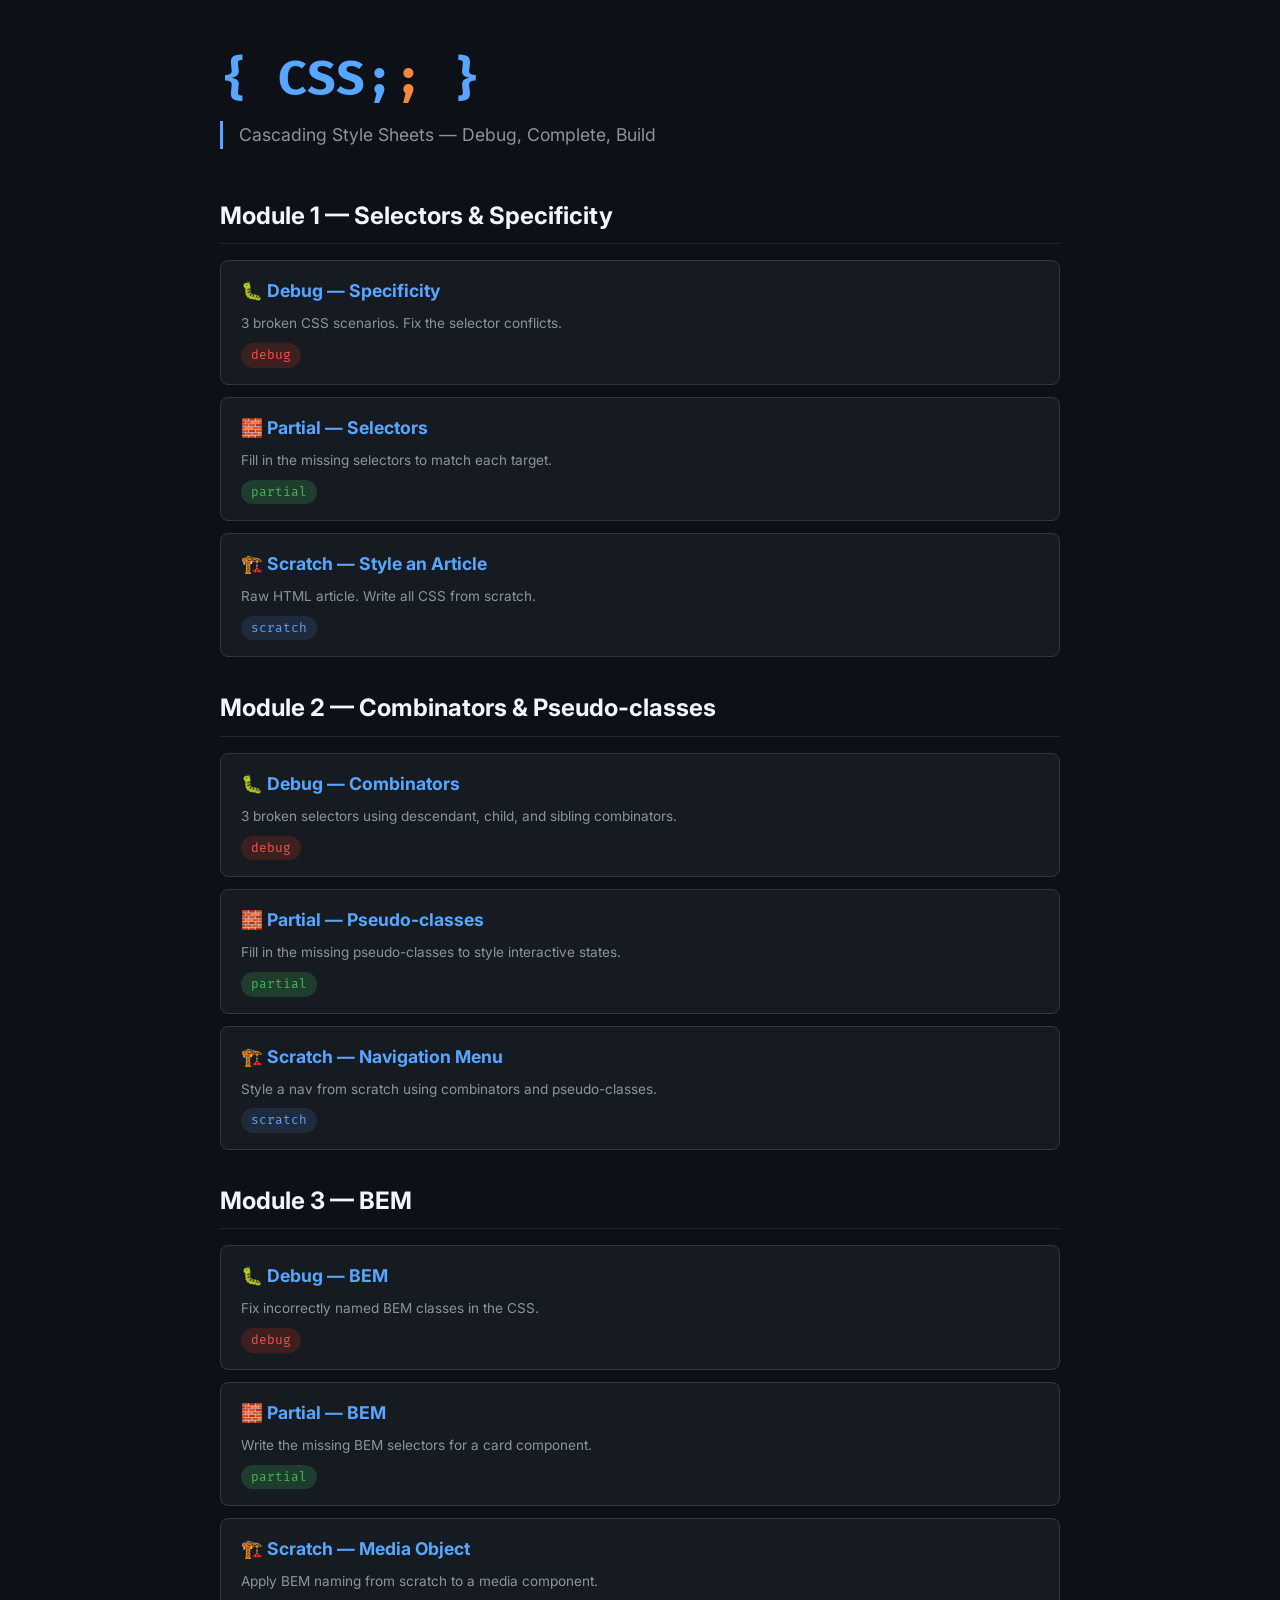
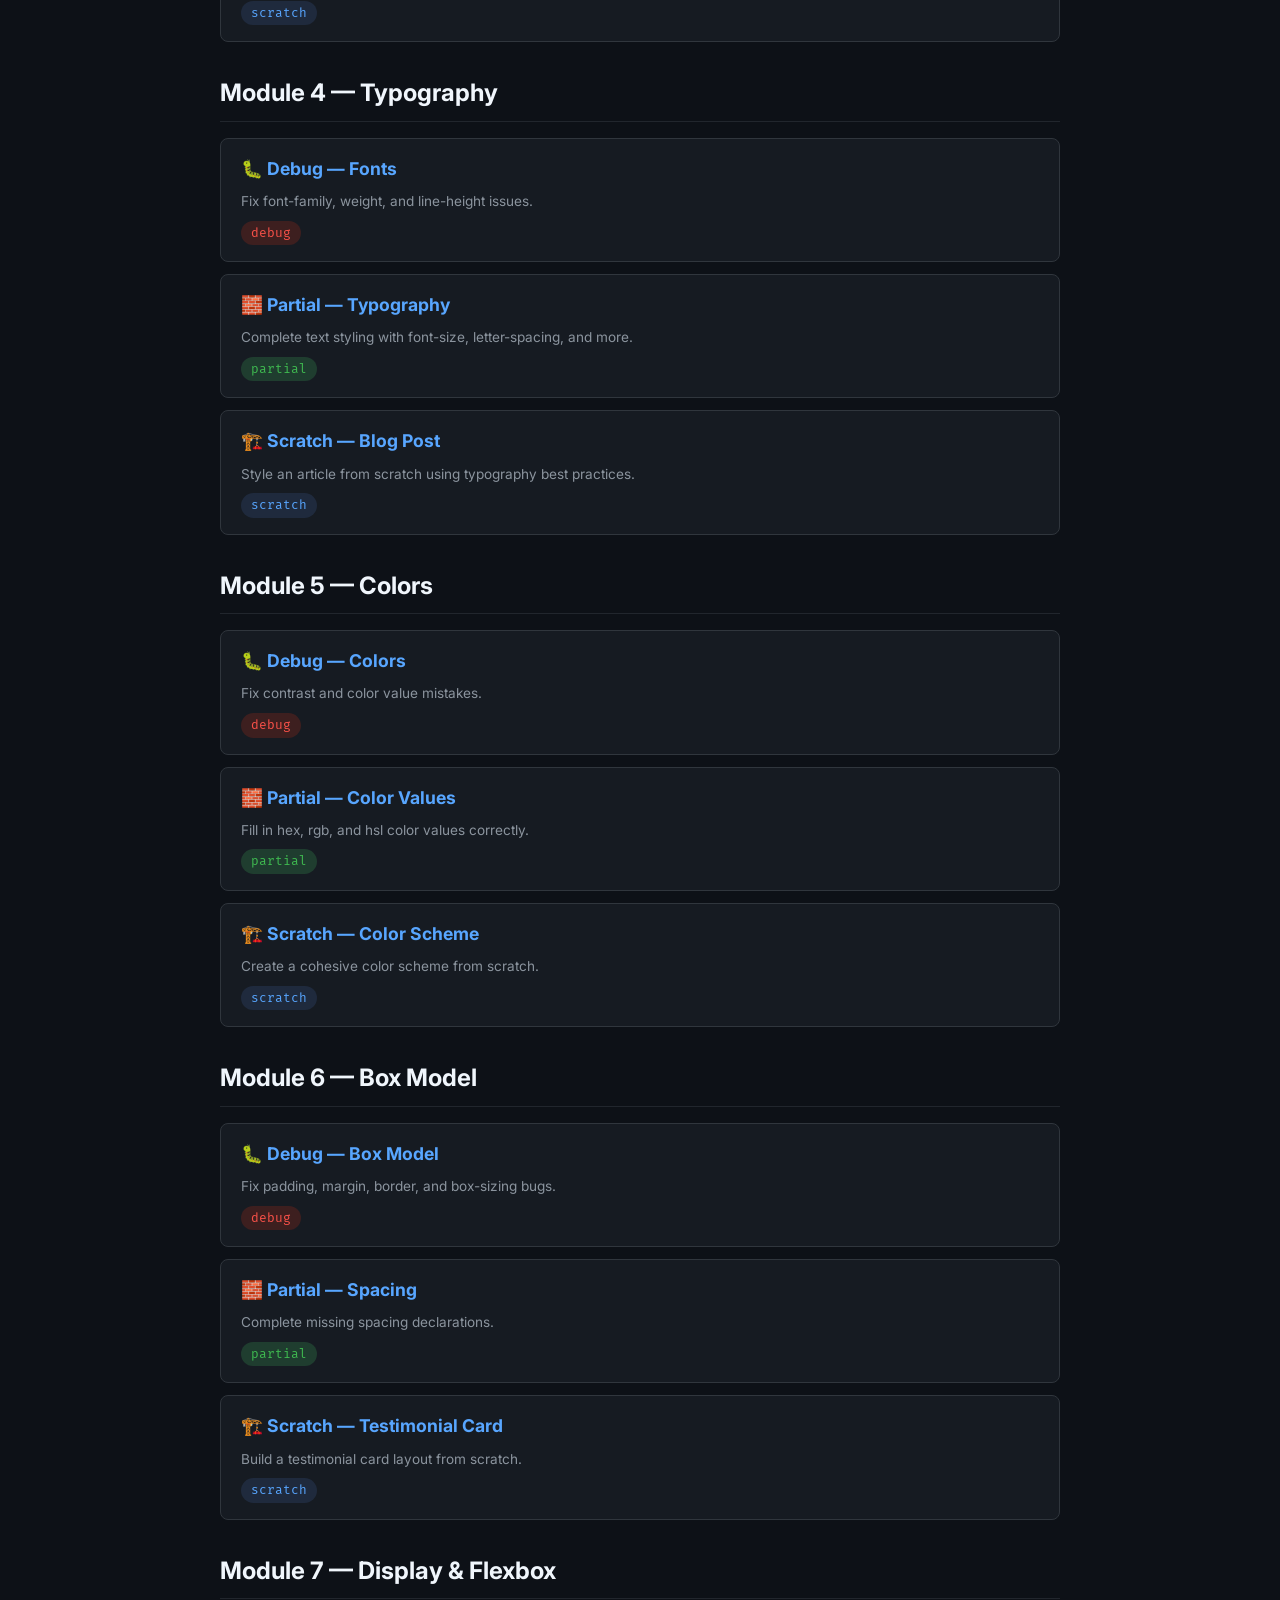
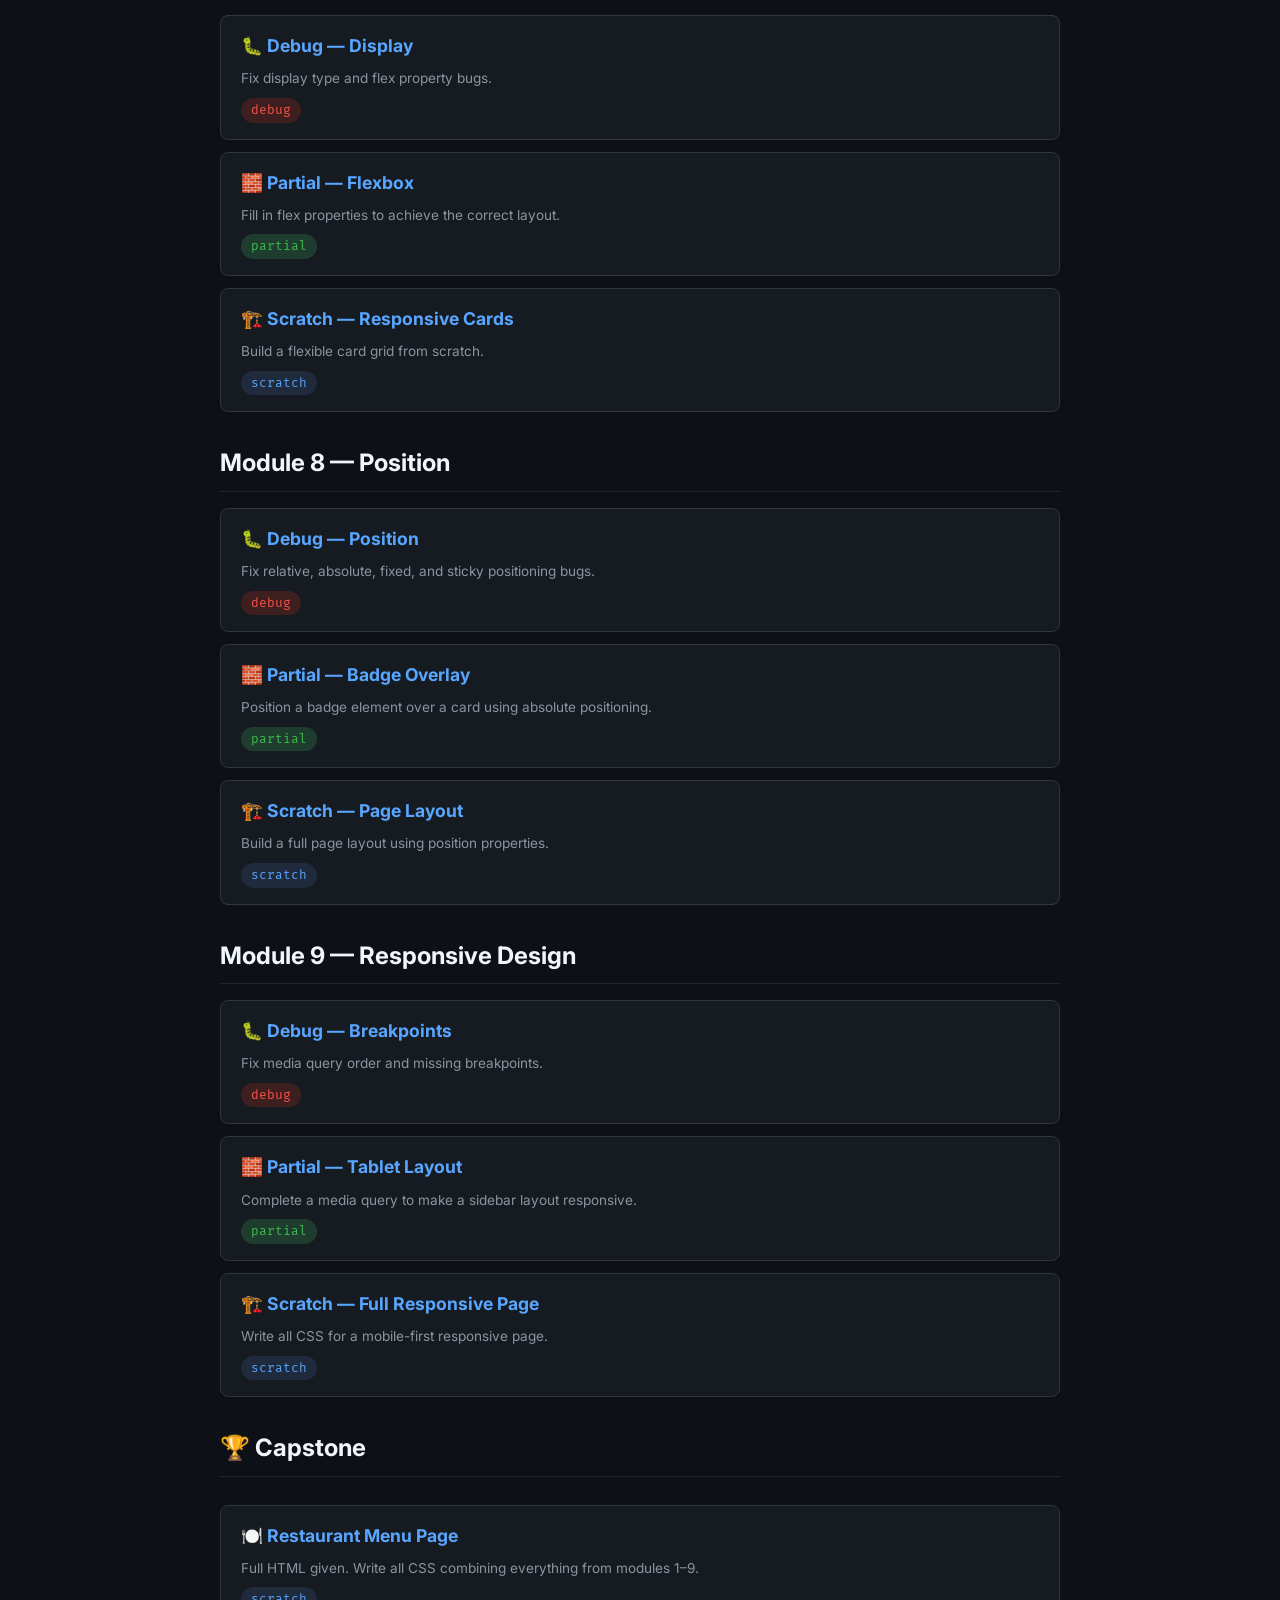
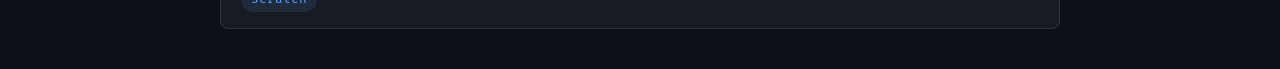
<file: index.html>
<!DOCTYPE html>
<html lang="en">
<head>
  <meta charset="UTF-8">
  <meta name="viewport" content="width=device-width, initial-scale=1.0">
  <title>{ CSS; } — Course Hub</title>
  <link rel="preconnect" href="https://fonts.googleapis.com">
  <link href="https://fonts.googleapis.com/css2?family=Fira+Mono:wght@500;700&family=Inter:wght@400;600;700&display=swap" rel="stylesheet">
  <style>
    * { margin: 0; padding: 0; box-sizing: border-box; }
    body { font-family: 'Inter', sans-serif; background: #0d1117; color: #e6edf3; line-height: 1.6; padding: 40px 24px; }
    .container { max-width: 840px; margin: 0 auto; }
    h1 { font-family: 'Fira Mono', monospace; font-size: 3rem; color: #58a6ff; margin-bottom: 4px; }
    h1 span { color: #f0883e; }
    .subtitle { color: #8b949e; font-size: 1.1rem; margin-bottom: 48px; border-left: 3px solid #58a6ff; padding-left: 16px; }
    h2 { font-size: 1.5rem; color: #f0f6fc; margin: 32px 0 16px; padding-bottom: 8px; border-bottom: 1px solid #21262d; }
    .module-grid { display: flex; flex-direction: column; gap: 12px; }
    .module { background: #161b22; border: 1px solid #30363d; border-radius: 8px; padding: 16px 20px; transition: border-color 0.2s; }
    .module:hover { border-color: #58a6ff; }
    .module h3 { font-size: 1.1rem; margin-bottom: 8px; }
    .module h3 a { color: #58a6ff; text-decoration: none; }
    .module h3 a:hover { text-decoration: underline; }
    .module .meta { font-size: 0.85rem; color: #8b949e; }
    .ex-list { display: flex; gap: 8px; flex-wrap: wrap; margin-top: 8px; }
    .ex-tag { font-family: 'Fira Mono', monospace; font-size: 0.8rem; padding: 2px 10px; border-radius: 20px; background: #21262d; color: #8b949e; }
    .ex-tag.debug { background: #3d1f1f; color: #f85149; }
    .ex-tag.partial { background: #1f3d2f; color: #3fb950; }
    .ex-tag.scratch { background: #1f2a3d; color: #58a6ff; }
    .capstone { margin-top: 12px; }
  </style>
</head>
<body>
  <div class="container">
    <h1>{ CSS;<span>;</span> }</h1>
    <div class="subtitle">Cascading Style Sheets — Debug, Complete, Build</div>

    <h2>Module 1 — Selectors &amp; Specificity</h2>
    <div class="module-grid">
      <div class="module">
        <h3><a href="exercises/module-01-selectors/exercise-specificity.html">🐛 Debug — Specificity</a></h3>
        <div class="meta">3 broken CSS scenarios. Fix the selector conflicts.</div>
        <div class="ex-list"><span class="ex-tag debug">debug</span></div>
      </div>
      <div class="module">
        <h3><a href="exercises/module-01-selectors/partial-selectors.html">🧱 Partial — Selectors</a></h3>
        <div class="meta">Fill in the missing selectors to match each target.</div>
        <div class="ex-list"><span class="ex-tag partial">partial</span></div>
      </div>
      <div class="module">
        <h3><a href="exercises/module-01-selectors/scratch-style-article.html">🏗️ Scratch — Style an Article</a></h3>
        <div class="meta">Raw HTML article. Write all CSS from scratch.</div>
        <div class="ex-list"><span class="ex-tag scratch">scratch</span></div>
      </div>
    </div>

    <h2>Module 2 — Combinators &amp; Pseudo-classes</h2>
    <div class="module-grid">
      <div class="module">
        <h3><a href="exercises/module-02-combinators/exercise-combinators.html">🐛 Debug — Combinators</a></h3>
        <div class="meta">3 broken selectors using descendant, child, and sibling combinators.</div>
        <div class="ex-list"><span class="ex-tag debug">debug</span></div>
      </div>
      <div class="module">
        <h3><a href="exercises/module-02-combinators/partial-pseudo.html">🧱 Partial — Pseudo-classes</a></h3>
        <div class="meta">Fill in the missing pseudo-classes to style interactive states.</div>
        <div class="ex-list"><span class="ex-tag partial">partial</span></div>
      </div>
      <div class="module">
        <h3><a href="exercises/module-02-combinators/scratch-menu.html">🏗️ Scratch — Navigation Menu</a></h3>
        <div class="meta">Style a nav from scratch using combinators and pseudo-classes.</div>
        <div class="ex-list"><span class="ex-tag scratch">scratch</span></div>
      </div>
    </div>

    <h2>Module 3 — BEM</h2>
    <div class="module-grid">
      <div class="module">
        <h3><a href="exercises/module-03-bem/exercise-bem.html">🐛 Debug — BEM</a></h3>
        <div class="meta">Fix incorrectly named BEM classes in the CSS.</div>
        <div class="ex-list"><span class="ex-tag debug">debug</span></div>
      </div>
      <div class="module">
        <h3><a href="exercises/module-03-bem/partial-bem.html">🧱 Partial — BEM</a></h3>
        <div class="meta">Write the missing BEM selectors for a card component.</div>
        <div class="ex-list"><span class="ex-tag partial">partial</span></div>
      </div>
      <div class="module">
        <h3><a href="exercises/module-03-bem/scratch-bem.html">🏗️ Scratch — Media Object</a></h3>
        <div class="meta">Apply BEM naming from scratch to a media component.</div>
        <div class="ex-list"><span class="ex-tag scratch">scratch</span></div>
      </div>
    </div>

    <h2>Module 4 — Typography</h2>
    <div class="module-grid">
      <div class="module">
        <h3><a href="exercises/module-04-typography/exercise-font.html">🐛 Debug — Fonts</a></h3>
        <div class="meta">Fix font-family, weight, and line-height issues.</div>
        <div class="ex-list"><span class="ex-tag debug">debug</span></div>
      </div>
      <div class="module">
        <h3><a href="exercises/module-04-typography/partial-typography.html">🧱 Partial — Typography</a></h3>
        <div class="meta">Complete text styling with font-size, letter-spacing, and more.</div>
        <div class="ex-list"><span class="ex-tag partial">partial</span></div>
      </div>
      <div class="module">
        <h3><a href="exercises/module-04-typography/scratch-blog-post.html">🏗️ Scratch — Blog Post</a></h3>
        <div class="meta">Style an article from scratch using typography best practices.</div>
        <div class="ex-list"><span class="ex-tag scratch">scratch</span></div>
      </div>
    </div>

    <h2>Module 5 — Colors</h2>
    <div class="module-grid">
      <div class="module">
        <h3><a href="exercises/module-05-colors/exercise-color.html">🐛 Debug — Colors</a></h3>
        <div class="meta">Fix contrast and color value mistakes.</div>
        <div class="ex-list"><span class="ex-tag debug">debug</span></div>
      </div>
      <div class="module">
        <h3><a href="exercises/module-05-colors/partial-color-values.html">🧱 Partial — Color Values</a></h3>
        <div class="meta">Fill in hex, rgb, and hsl color values correctly.</div>
        <div class="ex-list"><span class="ex-tag partial">partial</span></div>
      </div>
      <div class="module">
        <h3><a href="exercises/module-05-colors/scratch-color-scheme.html">🏗️ Scratch — Color Scheme</a></h3>
        <div class="meta">Create a cohesive color scheme from scratch.</div>
        <div class="ex-list"><span class="ex-tag scratch">scratch</span></div>
      </div>
    </div>

    <h2>Module 6 — Box Model</h2>
    <div class="module-grid">
      <div class="module">
        <h3><a href="exercises/module-06-box-model/exercise-box.html">🐛 Debug — Box Model</a></h3>
        <div class="meta">Fix padding, margin, border, and box-sizing bugs.</div>
        <div class="ex-list"><span class="ex-tag debug">debug</span></div>
      </div>
      <div class="module">
        <h3><a href="exercises/module-06-box-model/partial-spacing.html">🧱 Partial — Spacing</a></h3>
        <div class="meta">Complete missing spacing declarations.</div>
        <div class="ex-list"><span class="ex-tag partial">partial</span></div>
      </div>
      <div class="module">
        <h3><a href="exercises/module-06-box-model/scratch-testimonial.html">🏗️ Scratch — Testimonial Card</a></h3>
        <div class="meta">Build a testimonial card layout from scratch.</div>
        <div class="ex-list"><span class="ex-tag scratch">scratch</span></div>
      </div>
    </div>

    <h2>Module 7 — Display &amp; Flexbox</h2>
    <div class="module-grid">
      <div class="module">
        <h3><a href="exercises/module-07-display-flexbox/exercise-display.html">🐛 Debug — Display</a></h3>
        <div class="meta">Fix display type and flex property bugs.</div>
        <div class="ex-list"><span class="ex-tag debug">debug</span></div>
      </div>
      <div class="module">
        <h3><a href="exercises/module-07-display-flexbox/partial-flexbox.html">🧱 Partial — Flexbox</a></h3>
        <div class="meta">Fill in flex properties to achieve the correct layout.</div>
        <div class="ex-list"><span class="ex-tag partial">partial</span></div>
      </div>
      <div class="module">
        <h3><a href="exercises/module-07-display-flexbox/scratch-responsive-cards.html">🏗️ Scratch — Responsive Cards</a></h3>
        <div class="meta">Build a flexible card grid from scratch.</div>
        <div class="ex-list"><span class="ex-tag scratch">scratch</span></div>
      </div>
    </div>

    <h2>Module 8 — Position</h2>
    <div class="module-grid">
      <div class="module">
        <h3><a href="exercises/module-08-position/exercise-position.html">🐛 Debug — Position</a></h3>
        <div class="meta">Fix relative, absolute, fixed, and sticky positioning bugs.</div>
        <div class="ex-list"><span class="ex-tag debug">debug</span></div>
      </div>
      <div class="module">
        <h3><a href="exercises/module-08-position/partial-badge.html">🧱 Partial — Badge Overlay</a></h3>
        <div class="meta">Position a badge element over a card using absolute positioning.</div>
        <div class="ex-list"><span class="ex-tag partial">partial</span></div>
      </div>
      <div class="module">
        <h3><a href="exercises/module-08-position/scratch-page-layout.html">🏗️ Scratch — Page Layout</a></h3>
        <div class="meta">Build a full page layout using position properties.</div>
        <div class="ex-list"><span class="ex-tag scratch">scratch</span></div>
      </div>
    </div>

    <h2>Module 9 — Responsive Design</h2>
    <div class="module-grid">
      <div class="module">
        <h3><a href="exercises/module-09-responsive/exercise-breakpoints.html">🐛 Debug — Breakpoints</a></h3>
        <div class="meta">Fix media query order and missing breakpoints.</div>
        <div class="ex-list"><span class="ex-tag debug">debug</span></div>
      </div>
      <div class="module">
        <h3><a href="exercises/module-09-responsive/partial-tablet.html">🧱 Partial — Tablet Layout</a></h3>
        <div class="meta">Complete a media query to make a sidebar layout responsive.</div>
        <div class="ex-list"><span class="ex-tag partial">partial</span></div>
      </div>
      <div class="module">
        <h3><a href="exercises/module-09-responsive/scratch-full-responsive.css">🏗️ Scratch — Full Responsive Page</a></h3>
        <div class="meta">Write all CSS for a mobile-first responsive page.</div>
        <div class="ex-list"><span class="ex-tag scratch">scratch</span></div>
      </div>
    </div>

    <h2>🏆 Capstone</h2>
    <div class="module-grid">
      <div class="module capstone">
        <h3><a href="exercises/capstone-restaurant/index.html">🍽️ Restaurant Menu Page</a></h3>
        <div class="meta">Full HTML given. Write all CSS combining everything from modules 1–9.</div>
        <div class="ex-list"><span class="ex-tag scratch">scratch</span></div>
      </div>
    </div>
  </div>
</body>
</html>
</file>
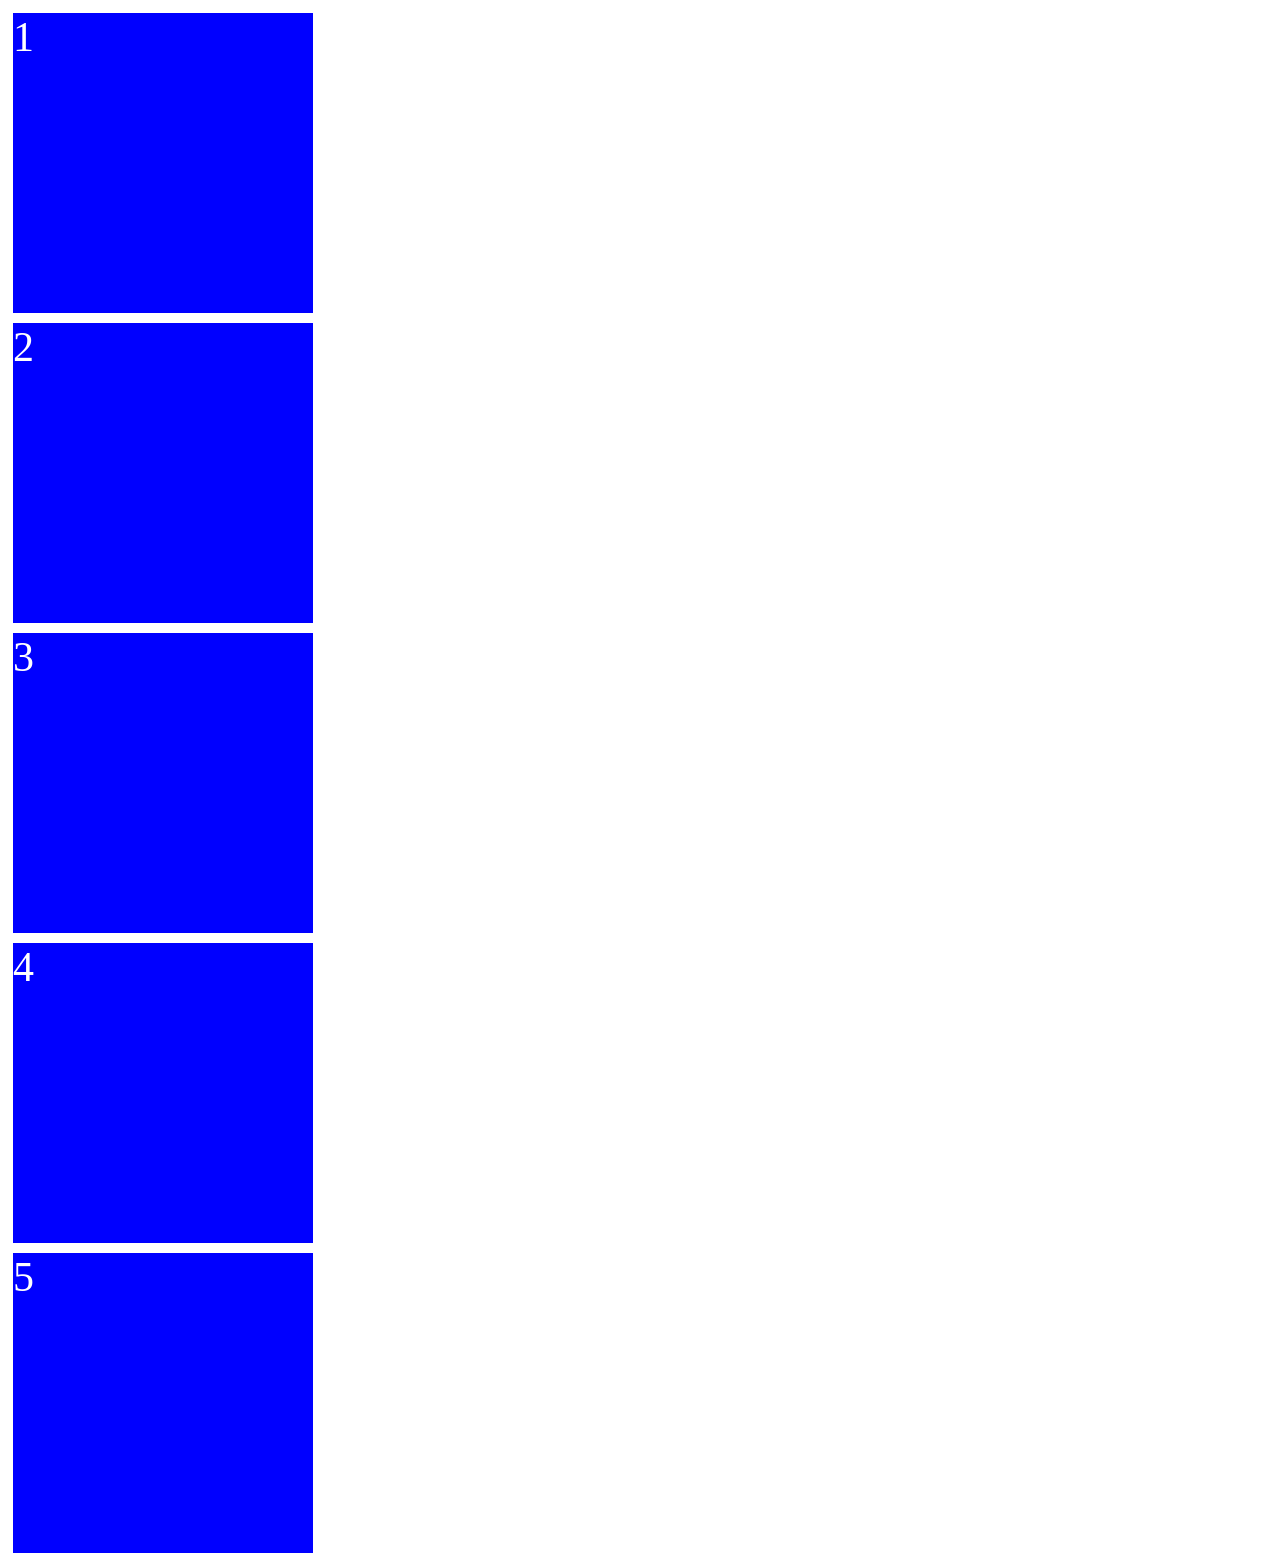
<file: learning/index.html>
<!doctype html>
<html lang="en">
  <head>
    <meta charset="UTF-8" />
    <meta name="viewport" content="width=device-width, initial-scale=1.0" />
    <title>Document</title>
    <link rel="stylesheet" href="styles.css" />
  </head>
  <body>
    <div class="container">
      <div class="box">1</div>
      <div class="box">2</div>
      <div class="box">3</div>
      <div class="box">4</div>
      <div class="box">5</div>
    </div>
  </body>
</html>
</file>
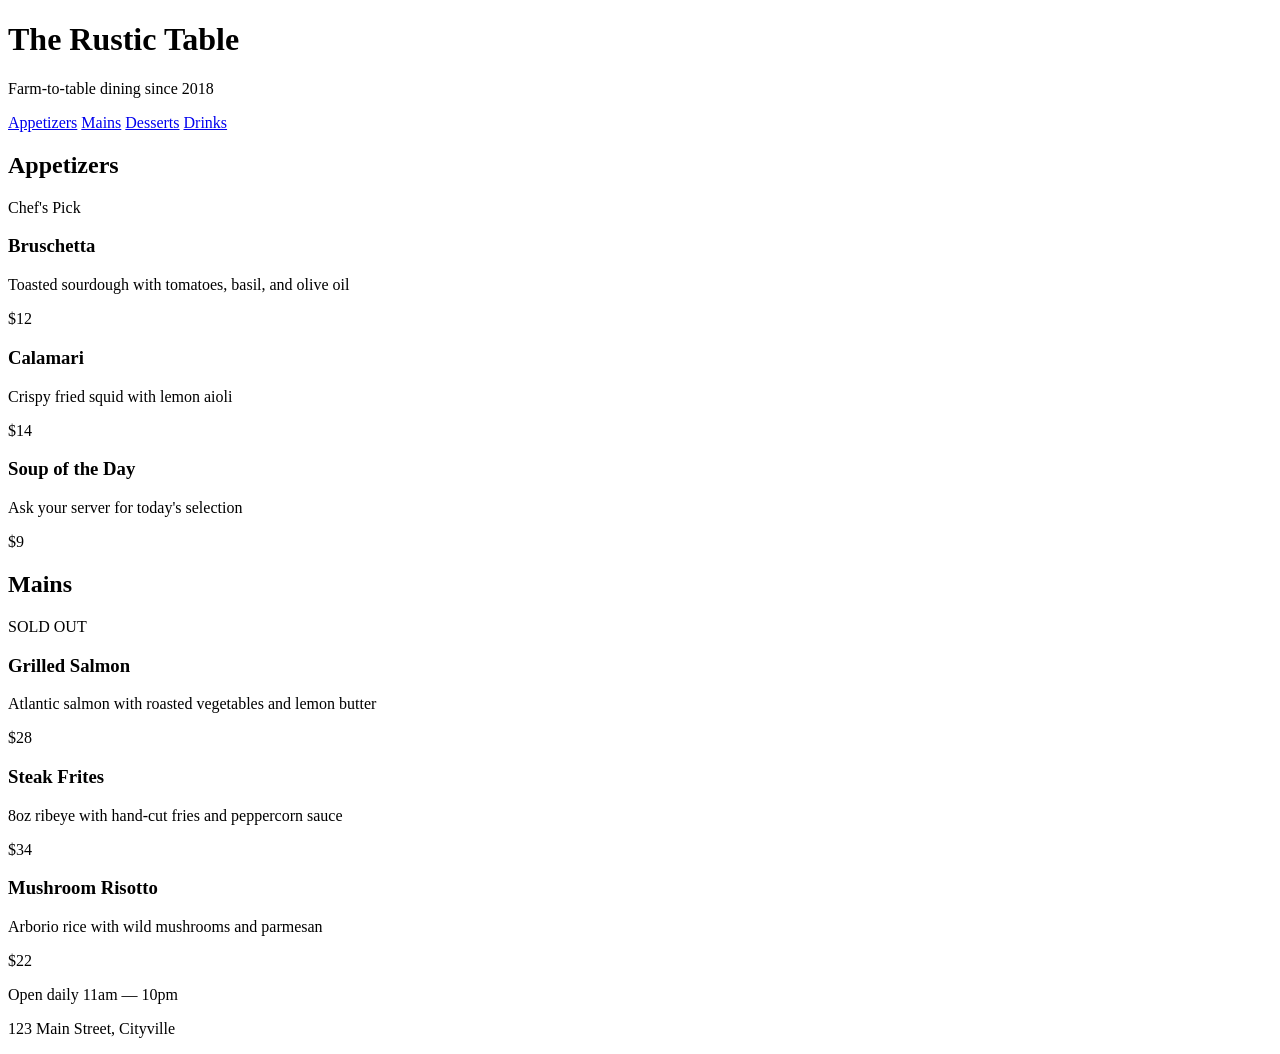
<file: exercises/capstone-restaurant/index.html>
<!DOCTYPE html>
<html lang="en">
<head>
  <meta charset="UTF-8">
  <meta name="viewport" content="width=device-width, initial-scale=1.0">
  <title>🍽️ Restaurant Menu</title>
  <link rel="stylesheet" href="style.css">
</head>
<body>

  <header class="header">
    <h1 class="header__title">The Rustic Table</h1>
    <p class="header__subtitle">Farm-to-table dining since 2018</p>
  </header>

  <nav class="nav">
    <a href="#" class="nav__link">Appetizers</a>
    <a href="#" class="nav__link">Mains</a>
    <a href="#" class="nav__link">Desserts</a>
    <a href="#" class="nav__link">Drinks</a>
  </nav>

  <main class="menu">
    <section class="menu__section">
      <h2 class="menu__heading">Appetizers</h2>
      <div class="menu__grid">
        <div class="menu-item">
          <span class="menu-item__badge">Chef's Pick</span>
          <h3 class="menu-item__name">Bruschetta</h3>
          <p class="menu-item__desc">Toasted sourdough with tomatoes, basil, and olive oil</p>
          <span class="menu-item__price">$12</span>
        </div>
        <div class="menu-item">
          <h3 class="menu-item__name">Calamari</h3>
          <p class="menu-item__desc">Crispy fried squid with lemon aioli</p>
          <span class="menu-item__price">$14</span>
        </div>
        <div class="menu-item">
          <h3 class="menu-item__name">Soup of the Day</h3>
          <p class="menu-item__desc">Ask your server for today's selection</p>
          <span class="menu-item__price">$9</span>
        </div>
      </div>
    </section>

    <section class="menu__section">
      <h2 class="menu__heading">Mains</h2>
      <div class="menu__grid">
        <div class="menu-item">
          <span class="menu-item__badge menu-item__badge--sold">SOLD OUT</span>
          <h3 class="menu-item__name">Grilled Salmon</h3>
          <p class="menu-item__desc">Atlantic salmon with roasted vegetables and lemon butter</p>
          <span class="menu-item__price">$28</span>
        </div>
        <div class="menu-item">
          <h3 class="menu-item__name">Steak Frites</h3>
          <p class="menu-item__desc">8oz ribeye with hand-cut fries and peppercorn sauce</p>
          <span class="menu-item__price">$34</span>
        </div>
        <div class="menu-item">
          <h3 class="menu-item__name">Mushroom Risotto</h3>
          <p class="menu-item__desc">Arborio rice with wild mushrooms and parmesan</p>
          <span class="menu-item__price">$22</span>
        </div>
      </div>
    </section>
  </main>

  <footer class="footer">
    <p class="footer__text">Open daily 11am — 10pm</p>
    <p class="footer__text">123 Main Street, Cityville</p>
  </footer>

</body>
</html>
</file>
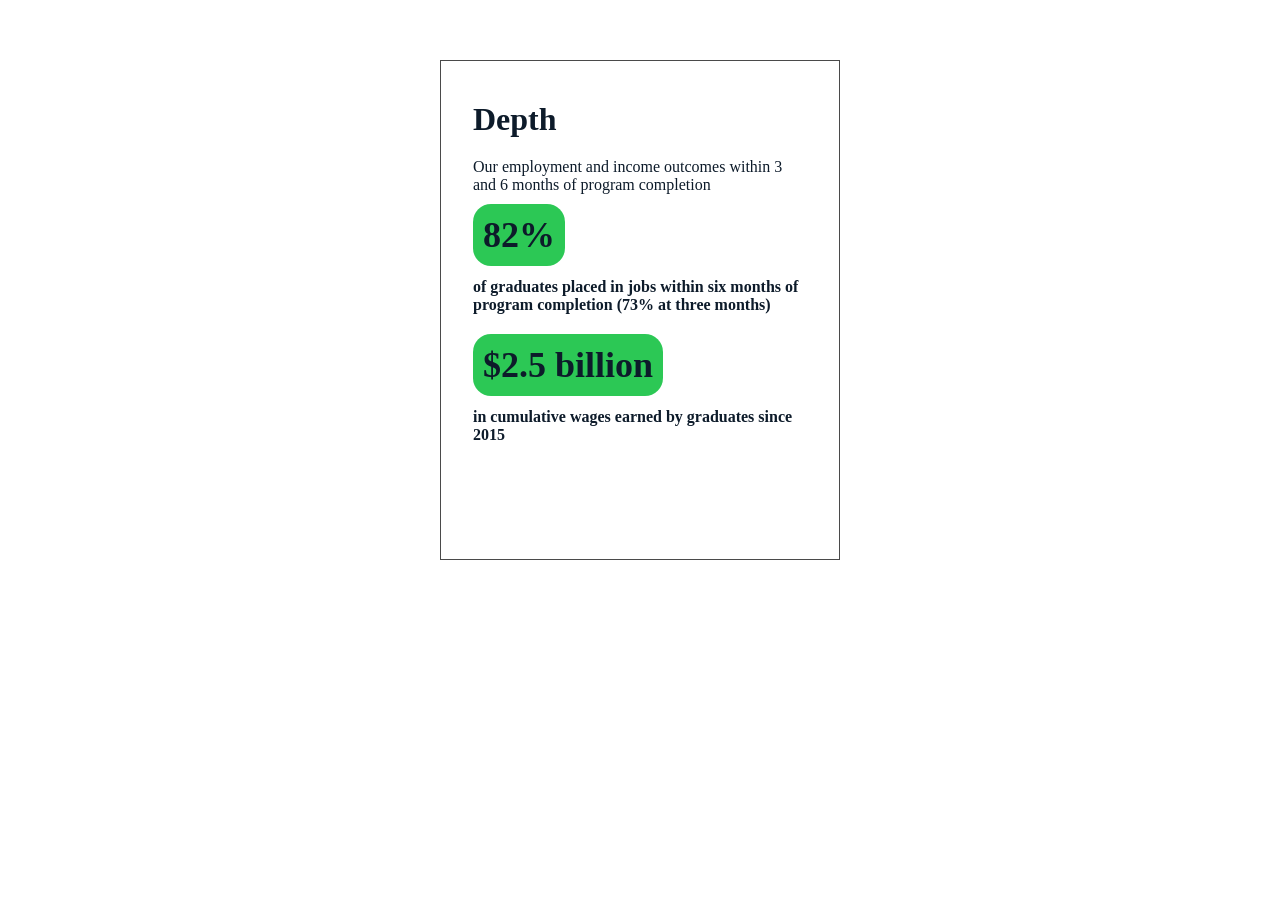
<file: homework/Page51/index.html>
<!doctype html>
<html lang="en">
  <head>
    <meta charset="UTF-8" />
    <meta name="viewport" content="width=device-width, initial-scale=1.0" />
    <title>Document</title>
    <link rel="stylesheet" href="styles.css">
  </head>
  <body>
    <div class="card">
      <h1>Depth</h1>
      <p>
        Our employment and income outcomes within 3 and 6 months of program
        completion
      </p>

      <div class="stat-group">
        <div class="stat-figure">82%</div>
        <p class="stat-desc">
          of graduates placed in jobs within six months of program completion
          (73% at three months)
        </p>
      </div>

      <div class="stat-group">
        <div class="stat-figure">$2.5 billion</div>
        <p class="stat-desc">in cumulative wages earned by graduates since 2015</p>
      </div>
    </div>
  </body>
</html>
</file>
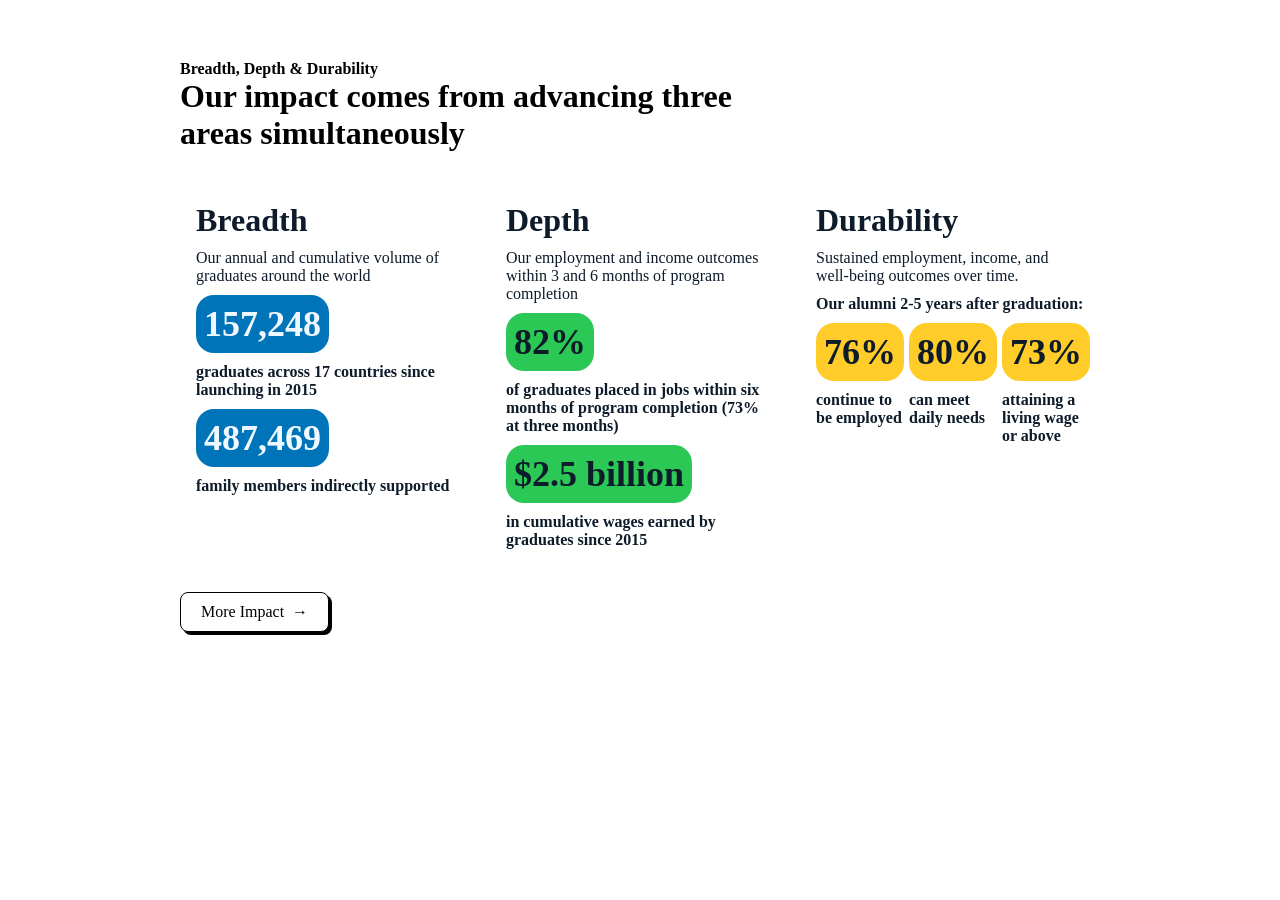
<file: homework/page53/index.html>
<!doctype html>
<html lang="en">
  <head>
    <meta charset="UTF-8" />
    <meta name="viewport" content="width=device-width, initial-scale=1.0" />
    <link rel="stylesheet" href="styles.css" />
    <title>Document</title>
  </head>
  <body>
    <div class="container">
      <p>Breadth, Depth & Durability</p>
      <h1>Our impact comes from advancing three <br />areas simultaneously</h1>
      <div class="cards-grid">
        <div class="card">
          <h1>Breadth</h1>
          <p>Our annual and cumulative volume of graduates around the world</p>
          <div class="stat-group">
            <div class="stat-figure figure-blue">157,248</div>
            <p class="stat-desc">
              graduates across 17 countries since launching in 2015
            </p>
          </div>
          <div class="stat-group">
            <div class="stat-figure figure-blue">487,469</div>
            <p class="stat-desc">family members indirectly supported</p>
          </div>
        </div>
        <div class="card">
          <h1>Depth</h1>
          <p>
            Our employment and income outcomes within 3 and 6 months of program
            completion
          </p>
          <div class="stat-group">
            <div class="stat-figure figure-green">82%</div>
            <p class="stat-desc">
              of graduates placed in jobs within six months of program
              completion (73% at three months)
            </p>
          </div>
          <div class="stat-group">
            <div class="stat-figure figure-green">$2.5 billion</div>
            <p class="stat-desc">
              in cumulative wages earned by graduates since 2015
            </p>
          </div>
        </div>
        <div class="card durability">
          <h1>Durability</h1>
          <p>
            Sustained employment, income, and well-being outcomes over time.
          </p>
          <p class="stat-desc">Our alumni 2-5 years after graduation:</p>
          <div class="stat-durability">
            <div class="stat-group">
              <div class="stat-figure figure-yellow">76%</div>
              <p class="stat-desc">continue to be employed</p>
            </div>
            <div class="stat-group">
              <div class="stat-figure figure-yellow">80%</div>
              <p class="stat-desc">can meet daily needs</p>
            </div>
            <div class="stat-group">
              <div class="stat-figure figure-yellow">73%</div>
              <p class="stat-desc">attaining a living wage or above</p>
            </div>
          </div>
        </div>
      </div>
      <a href="#" class="btn">More Impact<span class="arrow">&rarr;</span></a>
    </div>
  </body>
</html>
</file>
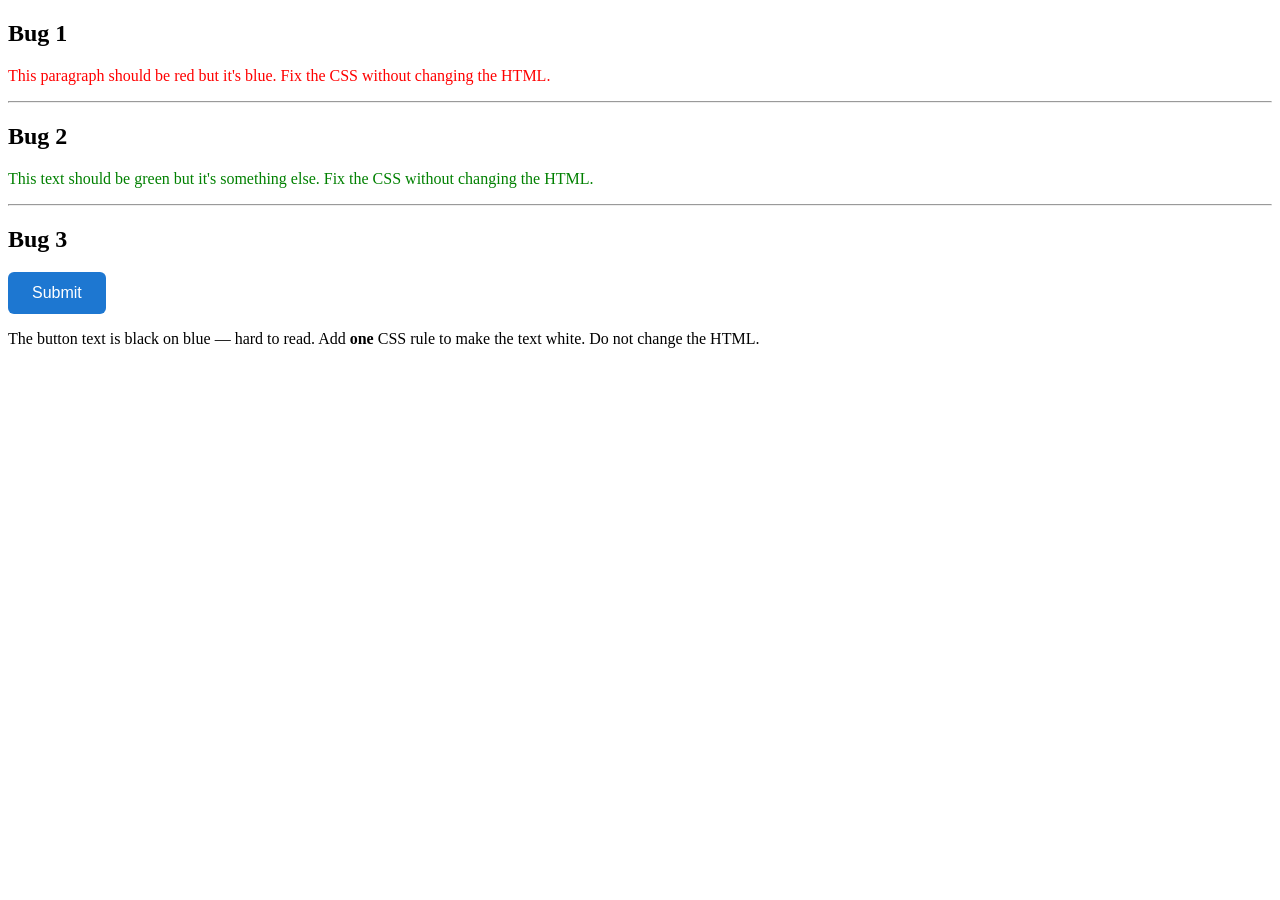
<file: exercises/module-01-selectors/exercise-specificity.html>
<!DOCTYPE html>
<html lang="en">
<head>
  <meta charset="UTF-8">
  <meta name="viewport" content="width=device-width, initial-scale=1.0">
  <title>Debug — Specificity</title>
  <link rel="stylesheet" href="exercise-specificity.css">
</head>
<body>

  <section class="exercise">
    <h2>Bug 1</h2>
    <p class="highlight">This paragraph should be red but it's blue. Fix the CSS without changing the HTML.</p>
  </section>

  <hr>

  <section class="exercise">
    <h2>Bug 2</h2>
    <div class="card">
      <p id="special">This text should be green but it's something else. Fix the CSS without changing the HTML.</p>
    </div>
  </section>

  <hr>

  <section class="exercise">
    <h2>Bug 3</h2>
    <button class="btn">Submit</button>
    <p>The button text is black on blue — hard to read. Add <strong>one</strong> CSS rule to make the text white. Do not change the HTML.</p>
  </section>

</body>
</html>
</file>
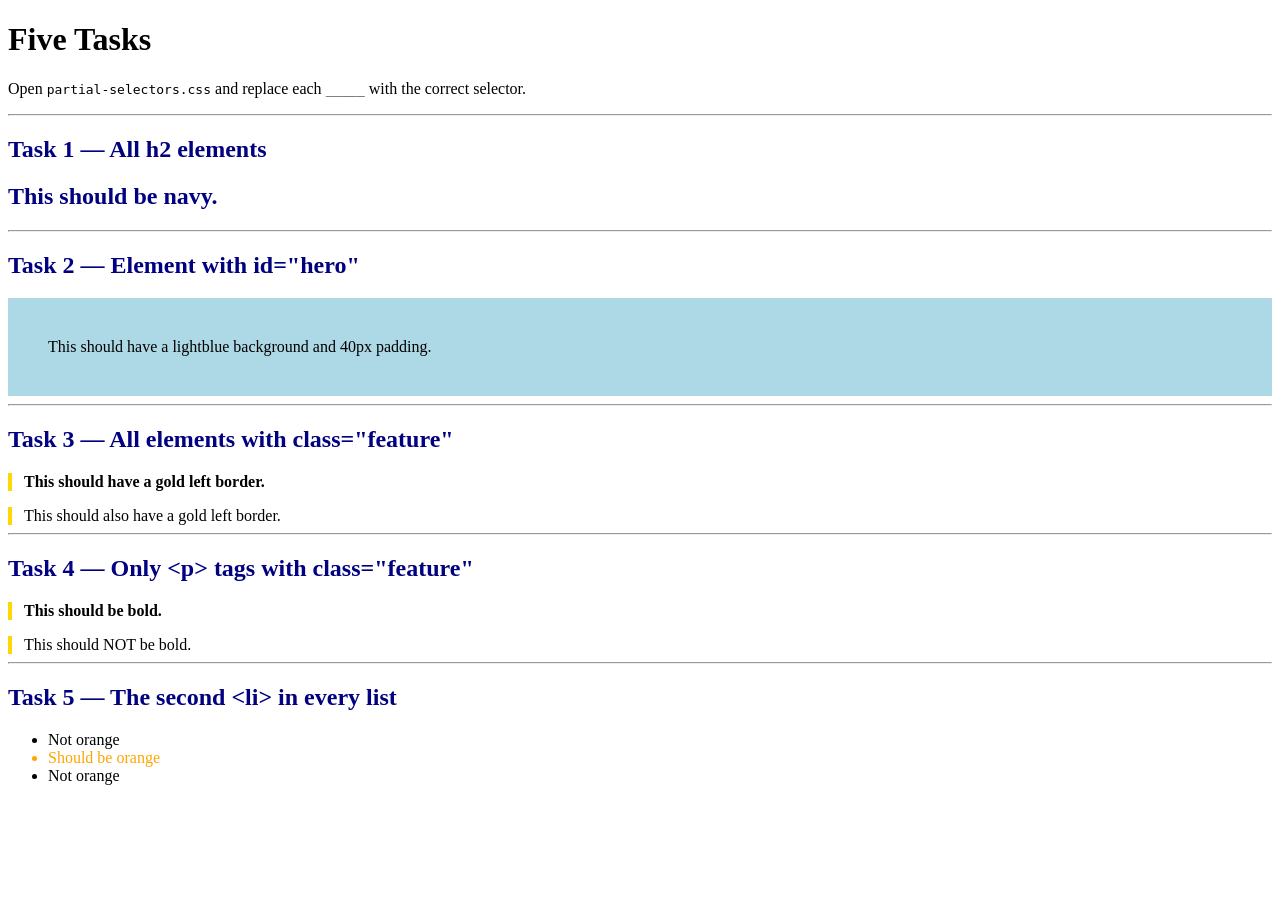
<file: exercises/module-01-selectors/partial-selectors.html>
<!DOCTYPE html>
<html lang="en">
<head>
  <meta charset="UTF-8">
  <meta name="viewport" content="width=device-width, initial-scale=1.0">
  <title>Partial — Selectors</title>
  <link rel="stylesheet" href="partial-selectors.css">
</head>
<body>

  <h1>Five Tasks</h1>
  <p>Open <code>partial-selectors.css</code> and replace each <code>_____</code> with the correct selector.</p>

  <hr>

  <h2>Task 1 — All h2 elements</h2>
  <h2>This should be navy.</h2>

  <hr>

  <h2>Task 2 — Element with id="hero"</h2>
  <div id="hero">This should have a lightblue background and 40px padding.</div>

  <hr>

  <h2>Task 3 — All elements with class="feature"</h2>
  <p class="feature">This should have a gold left border.</p>
  <div class="feature">This should also have a gold left border.</div>

  <hr>

  <h2>Task 4 — Only &lt;p&gt; tags with class="feature"</h2>
  <p class="feature">This should be bold.</p>
  <div class="feature">This should NOT be bold.</div>

  <hr>

  <h2>Task 5 — The second &lt;li&gt; in every list</h2>
  <ul>
    <li>Not orange</li>
    <li>Should be orange</li>
    <li>Not orange</li>
  </ul>

</body>
</html>
</file>
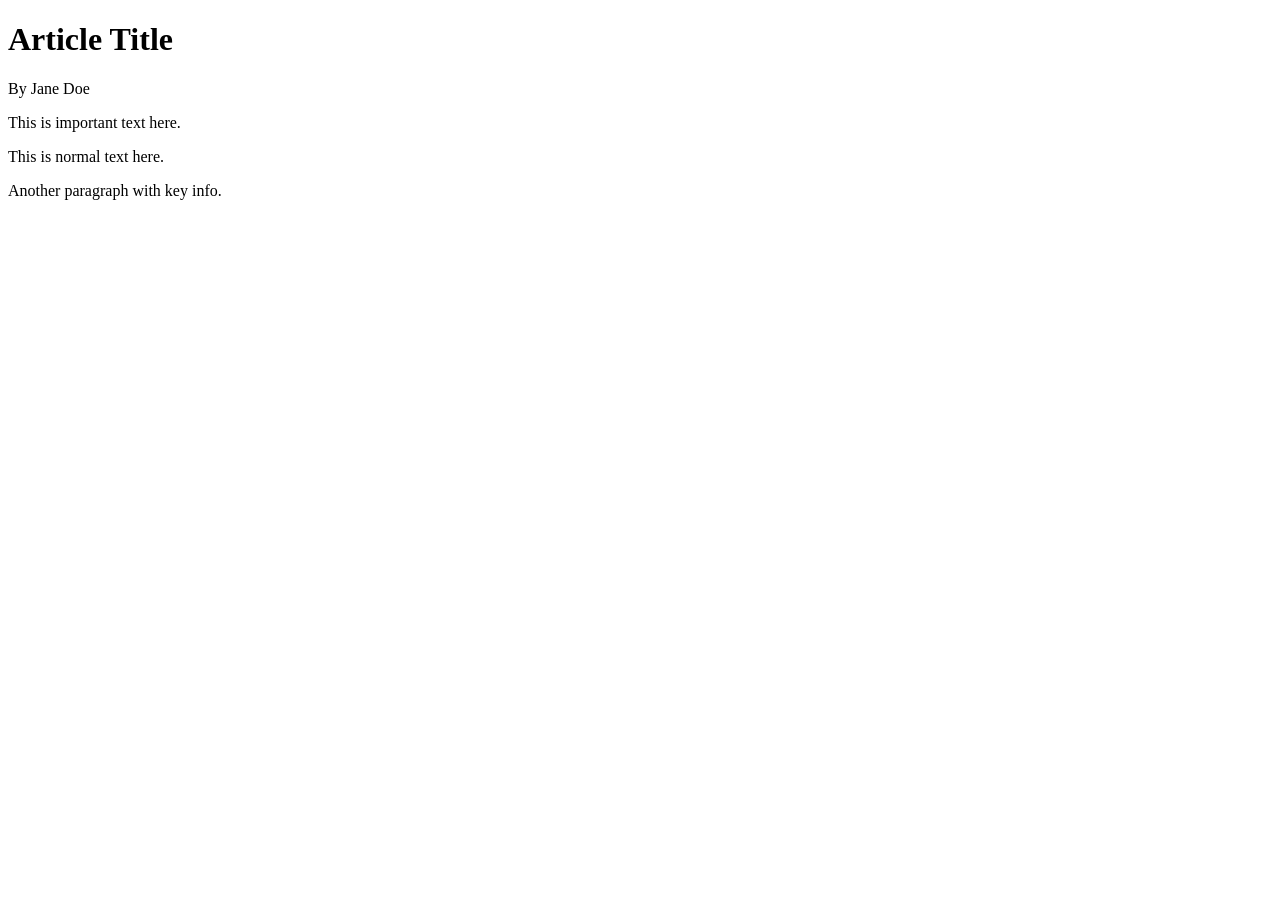
<file: exercises/module-01-selectors/scratch-style-article.html>
<!DOCTYPE html>
<html lang="en">
<head>
  <meta charset="UTF-8">
  <meta name="viewport" content="width=device-width, initial-scale=1.0">
  <title>Scratch — Style an Article</title>
  <link rel="stylesheet" href="scratch-style-article.css">
</head>
<body>
  <h1>Article Title</h1>
  <p id="author">By Jane Doe</p>
  <div class="content">
    <p>This is <span class="highlight">important</span> text here.</p>
    <p>This is <span>normal</span> text here.</p>
    <p>Another paragraph with <span class="highlight">key</span> info.</p>
  </div>
</body>
</html>
</file>
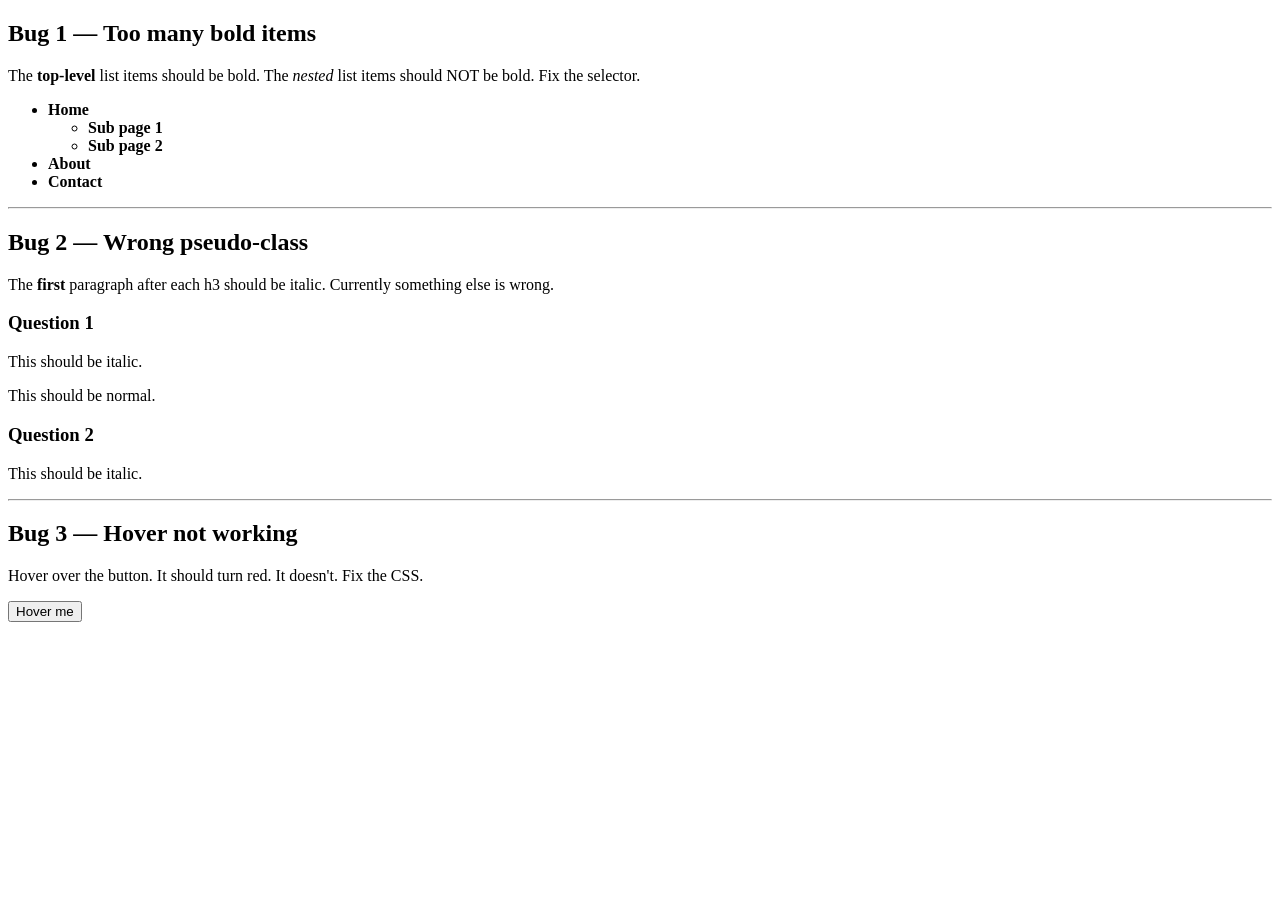
<file: exercises/module-02-combinators/exercise-combinators.html>
<!DOCTYPE html>
<html lang="en">
<head>
  <meta charset="UTF-8">
  <meta name="viewport" content="width=device-width, initial-scale=1.0">
  <title>Debug — Combinators</title>
  <link rel="stylesheet" href="exercise-combinators.css">
</head>
<body>

  <section class="exercise">
    <h2>Bug 1 — Too many bold items</h2>
    <p>The <strong>top-level</strong> list items should be bold. The <em>nested</em> list items should NOT be bold. Fix the selector.</p>
    <ul class="nav">
      <li>Home
        <ul>
          <li>Sub page 1</li>
          <li>Sub page 2</li>
        </ul>
      </li>
      <li>About</li>
      <li>Contact</li>
    </ul>
  </section>

  <hr>

  <section class="exercise">
    <h2>Bug 2 — Wrong pseudo-class</h2>
    <p>The <strong>first</strong> paragraph after each h3 should be italic. Currently something else is wrong.</p>
    <div class="faq">
      <h3>Question 1</h3>
      <p>This should be italic.</p>
      <p>This should be normal.</p>
      <h3>Question 2</h3>
      <p>This should be italic.</p>
    </div>
  </section>

  <hr>

  <section class="exercise">
    <h2>Bug 3 — Hover not working</h2>
    <p>Hover over the button. It should turn red. It doesn't. Fix the CSS.</p>
    <button class="btn-hover">Hover me</button>
  </section>

</body>
</html>
</file>
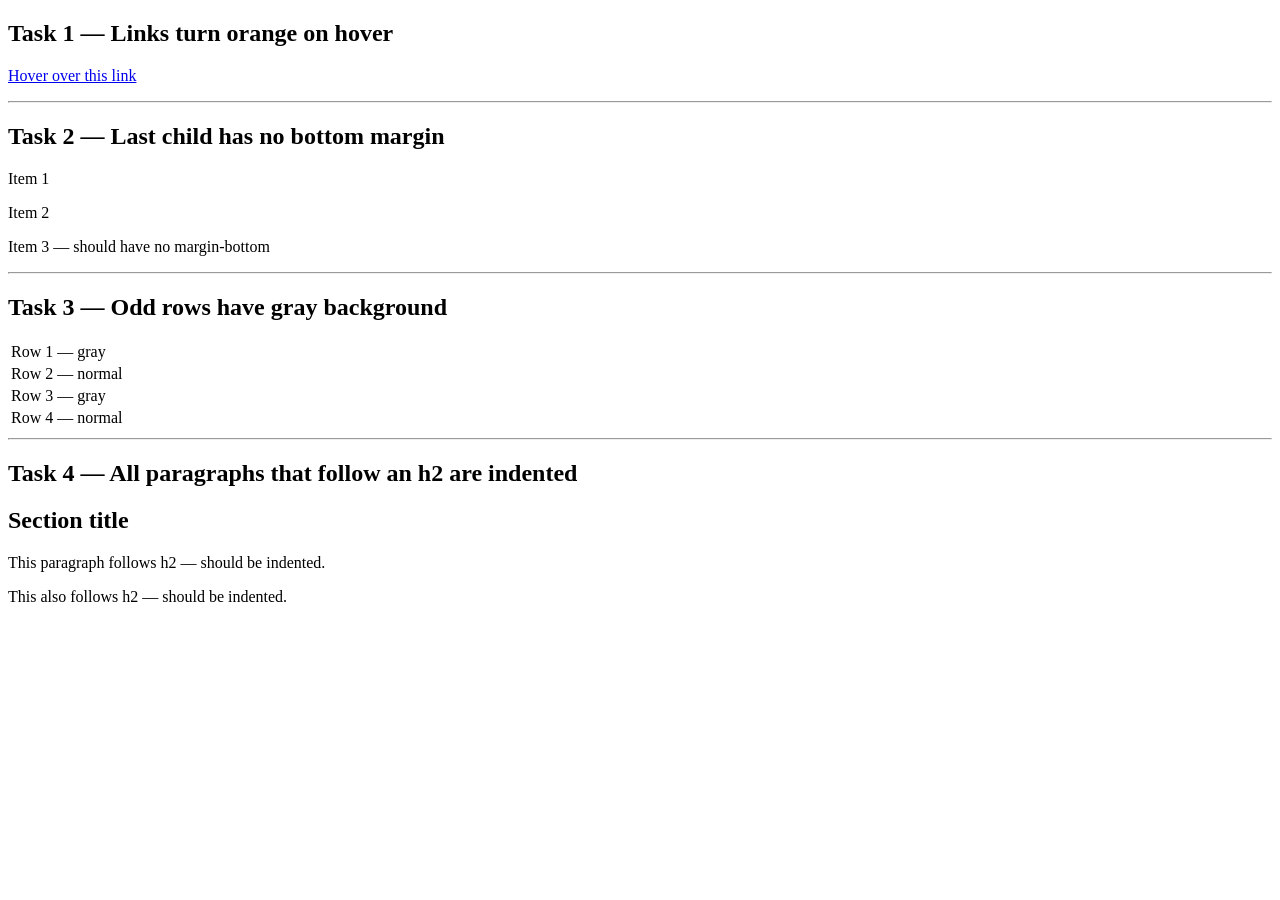
<file: exercises/module-02-combinators/partial-pseudo.html>
<!DOCTYPE html>
<html lang="en">
<head>
  <meta charset="UTF-8">
  <meta name="viewport" content="width=device-width, initial-scale=1.0">
  <title>Partial — Pseudo-classes</title>
  <link rel="stylesheet" href="partial-pseudo.css">
</head>
<body>

  <h2>Task 1 — Links turn orange on hover</h2>
  <p><a href="#">Hover over this link</a></p>

  <hr>

  <h2>Task 2 — Last child has no bottom margin</h2>
  <div class="list">
    <p>Item 1</p>
    <p>Item 2</p>
    <p>Item 3 — should have no margin-bottom</p>
  </div>

  <hr>

  <h2>Task 3 — Odd rows have gray background</h2>
  <table>
    <tr><td>Row 1 — gray</td></tr>
    <tr><td>Row 2 — normal</td></tr>
    <tr><td>Row 3 — gray</td></tr>
    <tr><td>Row 4 — normal</td></tr>
  </table>

  <hr>

  <h2>Task 4 — All paragraphs that follow an h2 are indented</h2>
  <h2>Section title</h2>
  <p>This paragraph follows h2 — should be indented.</p>
  <p>This also follows h2 — should be indented.</p>

</body>
</html>
</file>
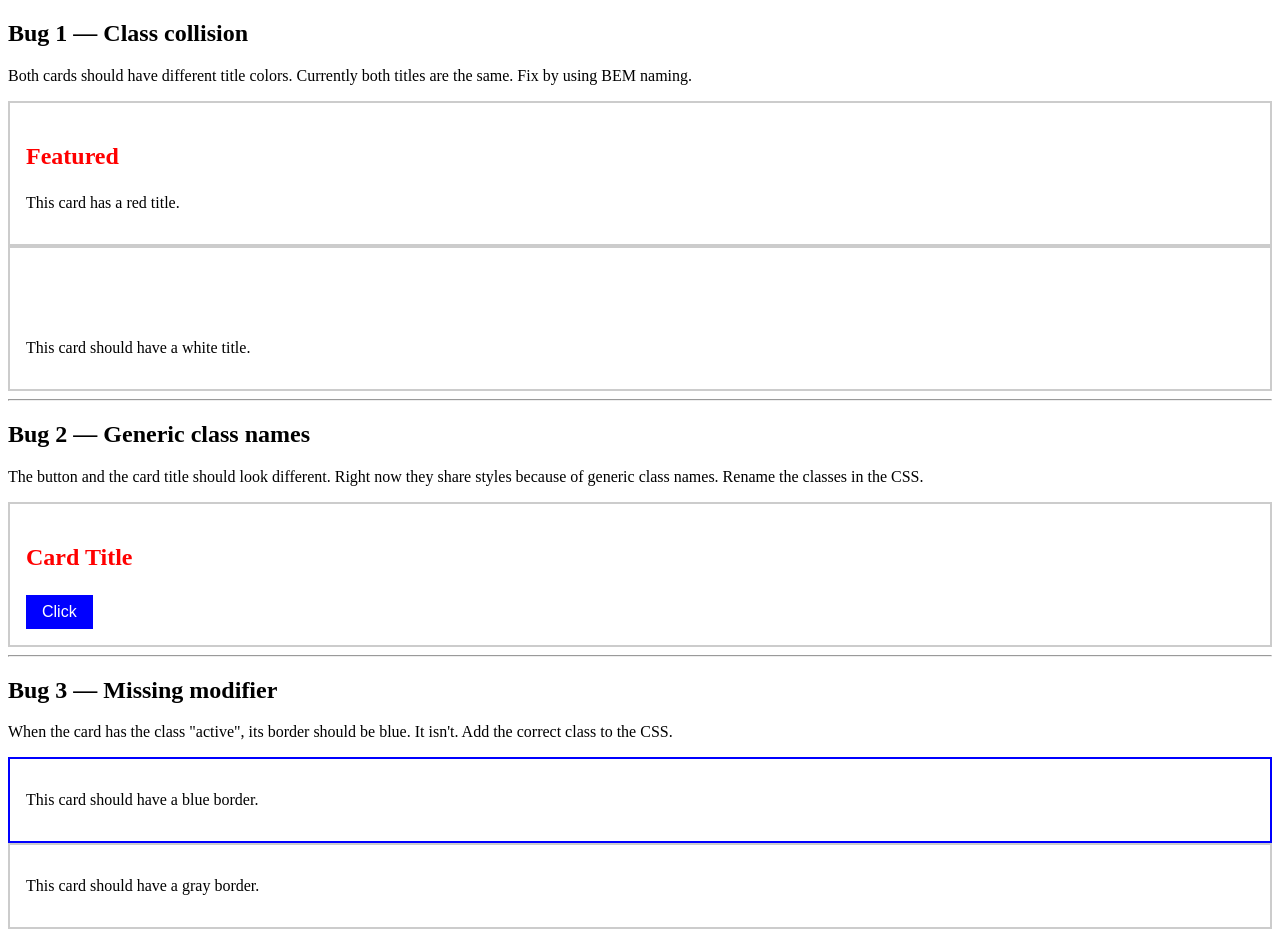
<file: exercises/module-03-bem/exercise-bem.html>
<!DOCTYPE html>
<html lang="en">
<head>
  <meta charset="UTF-8">
  <meta name="viewport" content="width=device-width, initial-scale=1.0">
  <title>Debug — BEM</title>
  <link rel="stylesheet" href="exercise-bem.css">
</head>
<body>

  <section class="exercise">
    <h2>Bug 1 — Class collision</h2>
    <p>Both cards should have different title colors. Currently both titles are the same. Fix by using BEM naming.</p>

    <div class="card">
      <h3 class="card__title">Featured</h3>
      <p class="card__text">This card has a red title.</p>
    </div>

    <div class="card card--dark">
      <h3 class="card__title">Standard</h3>
      <p class="card__text">This card should have a white title.</p>
    </div>
  </section>

  <hr>

  <section class="exercise">
    <h2>Bug 2 — Generic class names</h2>
    <p>The button and the card title should look different. Right now they share styles because of generic class names. Rename the classes in the CSS.</p>

    <div class="card">
      <h3 class="card__title">Card Title</h3>
      <button class="card__btn">Click</button>
    </div>
  </section>

  <hr>

  <section class="exercise">
    <h2>Bug 3 — Missing modifier</h2>
    <p>When the card has the class "active", its border should be blue. It isn't. Add the correct class to the CSS.</p>

    <div class="card card--active">
      <p>This card should have a blue border.</p>
    </div>
    <div class="card">
      <p>This card should have a gray border.</p>
    </div>
  </section>

</body>
</html>
</file>
<file: learning/styles.css>
.container {
  display: flex;
  flex-direction: column;
}

.box {
  margin: 5px;
  width: 300px;
  height: 300px;
  background-color: blue;
  font: bold;
  color: white;
  font-size: 42px;
}
</file>
<file: exercises/capstone-restaurant/style.css>
/* ============================================
   🏆 CAPSTONE — RESTAURANT MENU
   Write ALL CSS from scratch.
   
   The HTML is complete with BEM naming.
   Your job: style everything.

   REQUIREMENTS:
   1. CSS Reset (* { box-sizing: border-box; margin: 0; padding: 0; })
   2. body — font-family sans-serif, background #faf8f5, color #333
   3. .header — text-align center, padding 60px 20px 40px, background #2d3436, color white
      .header__title — font-size 2.5rem, letter-spacing 1px
      .header__subtitle — font-style italic, color #b2bec3, margin-top 8px
   
   4. .nav — display flex, justify-content center, gap 24px, padding 16px, 
      position sticky, top 0, background white, box-shadow, z-index 10
      .nav__link — text-decoration none, color #555, font-weight 600
      .nav__link:hover — color #e17055
   
   5. .menu — max-width 900px, margin auto, padding 40px 20px
      .menu__heading — font-size 1.8rem, margin-bottom 24px, border-bottom 2px solid #e17055, 
      padding-bottom 8px
      .menu__grid — display flex, flex-wrap wrap, gap 24px, justify-content center
   
   6. .menu-item — flex 1 1 260px, border 1px solid #e0e0e0, border-radius 8px, 
      padding 24px, background white, position relative
      .menu-item:hover — box-shadow 0 4px 16px rgba(0,0,0,0.1), translateY -4px, 
      transition all 0.2s ease
      .menu-item__name — font-size 1.2rem, margin-bottom 8px
      .menu-item__desc — color #777, font-size 0.9rem, line-height 1.5, margin-bottom 12px
      .menu-item__price — font-weight bold, color #e17055, font-size 1.1rem
      .menu-item__badge — position absolute, top 8px, right 8px, background #e17055, 
      color white, padding 4px 10px, font-size 0.75rem, border-radius 4px, font-weight bold
      .menu-item__badge--sold — background #636e72
   
   7. .footer — text-align center, padding 32px, background #2d3436, color white, margin-top 40px
      .footer__text — font-size 0.9rem, color #b2bec3
   
   8. RESPONSIVE:
      At max-width: 600px, make .menu__grid flex-direction column
      At max-width: 600px, reduce .header padding
   ============================================ */
</file>
<file: homework/Page51/styles.css>
* {
  margin: 0;
  padding: 0;
  box-sizing: border-box;
}

.card {
  width: 400px;
  height: 500px;
  /* display: flex;
  justify-content: start;
  flex-direction: column; */
  margin: 60px auto;
  padding: 40px 32px;
  border: 1px solid #4a4a4a;
  color: #0d1b2a;
}

.card > h1 {
  margin-bottom: 20px;
}

.card > p {
  margin-bottom: 10px;
}

.stat-group {
  margin-bottom: 20px;
}

.stat-figure {
  display: inline-block;
  background-color: #2cc855;
  font-size: 36px;
  font-weight: 800;
  padding: 10px;
  border-radius: 18px;
  margin-bottom: 12px;
}

.stat-desc {
  font-weight: 700;
}
</file>
<file: homework/page53/styles.css>
* {
  margin: 0;
  padding: 0;
  box-sizing: border-box;
}

.container {
  width: 1000px;
  height: auto;
  margin: 20px auto;
  padding: 40px;
}

.container > p {
  font-weight: 700;
}

.cards-grid {
  display: flex;
  /* justify-content: space-between; */
  gap: 20px;
}

.card {
  width: 300px;
  height: 400px;
  /* display: flex;
  justify-content: start;
  flex-direction: column; */
  margin: 20px auto;
  padding: 30px 16px;
  /* border: 1px solid #4a4a4a; */
  color: #0d1b2a;
}
.card > h1 {
  margin-bottom: 10px;
}

.card > p {
  margin-bottom: 10px;
}

.stat-group {
  margin-bottom: 10px;
}

.stat-figure {
  display: inline-block;
  /* background-color: #2cc855; */
  font-size: 36px;
  font-weight: 800;
  padding: 8px;
  border-radius: 18px;
  margin-bottom: 10px;
}

.figure-blue {
  color: aliceblue;
  background-color: #0074b9;
}

.figure-green {
  background-color: #2cc855;
}

.figure-yellow {
  background-color: #ffcc29;
}

.stat-desc {
  font-weight: 700;
}

.stat-durability {
  display: flex;
  gap: 5px;
}

.btn {
  display: inline-flex;
  align-items: center;
  gap: 8px;
  padding: 10px 20px;
  background-color: white;
  color: #000;
  text-decoration: none;
  border: 1.5px solid #000;
  border-radius: 8px;
  box-shadow: 3px 3px 0 #000;
}

.btn:hover {
  background-color:#82bada;
  box-shadow: 4px 4px 0 #000;
}
</file>
<file: exercises/module-01-selectors/exercise-specificity.css>
/* ============================================
   DEBUG — SPECIFICITY
   Three CSS bugs for you to fix.
   Rules: Do NOT modify the HTML file.
   ============================================ */


/* --- Bug 1 ---
   Goal: The paragraph with class "highlight" should be red.
   Problem: It's blue right now.
   Fix: remove the extra specificity from the first selector.
*/

/* p.highlight {
  color: blue;
} */

.highlight {
  color: red;
}


/* --- Bug 2 ---
   Goal: The paragraph with id="special" inside .card should be green.
   Problem: A more specific selector is overriding #special.
   Fix: remove the extra specificity from the first selector.
*/

/* .card p#special {
  color: black;
} */

#special {
  color: green;
}


/* --- Bug 3 ---
   Goal: The button text should be white on the blue background.
   Current: Button has color: black.
   Add ONE new rule to .btn below to make text white.
   Do not remove the existing color rule.
*/

.btn {
  color: black;
  color: white;
  background: #1d77d1;
  padding: 12px 24px;
  border: none;
  border-radius: 6px;
  font-size: 1rem;
}
</file>
<file: exercises/module-01-selectors/partial-selectors.css>
/* ============================================
   PARTIAL — SELECTORS
   Replace each _____ with the correct selector.
   ============================================ */


/* Task 1 — Select all h2 elements */
h2 {
  color: navy;
}


/* Task 2 — Select the element with id="hero" */
#hero {
  background: lightblue;
  padding: 40px;
}


/* Task 3 — Select ALL elements with class="feature" */
.feature {
  border-left: 4px solid gold;
  padding-left: 12px;
}


/* Task 4 — Select only <p> tags that have class="feature" */
p.feature {
  font-weight: bold;
}


/* Task 5 — Select only the second <li> in every <ul> */
ul li:nth-child(2) {
  color: orange;
}
</file>
<file: exercises/module-01-selectors/scratch-style-article.css>
/* ============================================
   SCRATCH — STYLE AN ARTICLE
   Write all CSS from scratch.
   
   TASKS:
   1. h1 — deep purple, centered text
   2. Element with id="author" — italic, gray color
   3. All paragraphs inside .content — line-height of 1.8
   4. All span elements with class="highlight" — bold, yellow background
   5. First letter of every paragraph — 2x font size, red
   ============================================ */
</file>
<file: exercises/module-02-combinators/exercise-combinators.css>
/* ============================================
   DEBUG — COMBINATORS & PSEUDO-CLASSES
   Fix the CSS. Do NOT modify the HTML file.
   ============================================ */


/* --- Bug 1 ---
   Goal: Only top-level li items should be bold.
   Current: ALL li items including nested ones are bold.
   Fix the descendant selector to use a child selector instead.
*/

.nav li {
  font-weight: bold;
}


/* --- Bug 2 ---
   Goal: The first paragraph AFTER each h3 should be italic.
   Current: Something is wrong — all or none are italic.
   Fix the selector.
*/

h3 p {
  font-style: italic;
}


/* --- Bug 3 ---
   Goal: Hovering the button should turn its background red.
   Current: Nothing happens on hover.
   Fix the selector.
*/

.btn-hover hover {
  background: red;
  color: white;
}
</file>
<file: exercises/module-02-combinators/partial-pseudo.css>
/* ============================================
   PARTIAL — PSEUDO-CLASSES
   Replace each _____ with the correct selector.
   ============================================ */


/* Task 1 — All <a> links should turn orange when hovered */
_____ {
  color: orange;
}


/* Task 2 — The last <p> inside .list should have margin-bottom: 0 */
.list _____ {
  margin-bottom: 0;
}


/* Task 3 — Odd <tr> rows should have background: #f5f5f5 */
_____ {
  background: #f5f5f5;
}


/* Task 4 — All <p> elements that are siblings of (follow) an <h2> should have margin-left: 20px */
_____ {
  margin-left: 20px;
}
</file>
<file: exercises/module-03-bem/exercise-bem.css>
/* ============================================
   DEBUG — BEM
   Fix the naming and selector issues.
   Do NOT modify the HTML file.
   ============================================ */


/* --- Bug 1 ---
   Goal: .card--dark .card__title should be white.
   Current: Both titles have the same color.
   The selector .card--dark.card__title targets a single element with both
   classes, but card--dark and card__title are on different elements.
   Fix: add the missing descendant combinator (space).
*/

.card__title {
  color: red;
}

.card--dark .card__title {
  color: white;
}


/* --- Bug 2 ---
   Goal: The heading and button should be styled with BEM names.
   Current: The CSS selectors don't match the HTML classes at all
   (HTML uses card__title and card__btn).
   Fix: rename these generic selectors to match the BEM classes.
*/

.card__title {
  font-size: 1.5rem;
  font-weight: bold;
}

.card__btn {
  font-size: 1rem;
  padding: 8px 16px;
  background: blue;
  color: white;
  border: none;
}


/* --- Bug 3 ---
   Goal: .card--active should add a blue border.
   Current: The border doesn't show up.
   The selector for the modifier is missing. Add it.
*/

.card {
  border: 2px solid #ccc;
  padding: 16px;
}

.card--active {
  border-color: blue;
}
</file>
